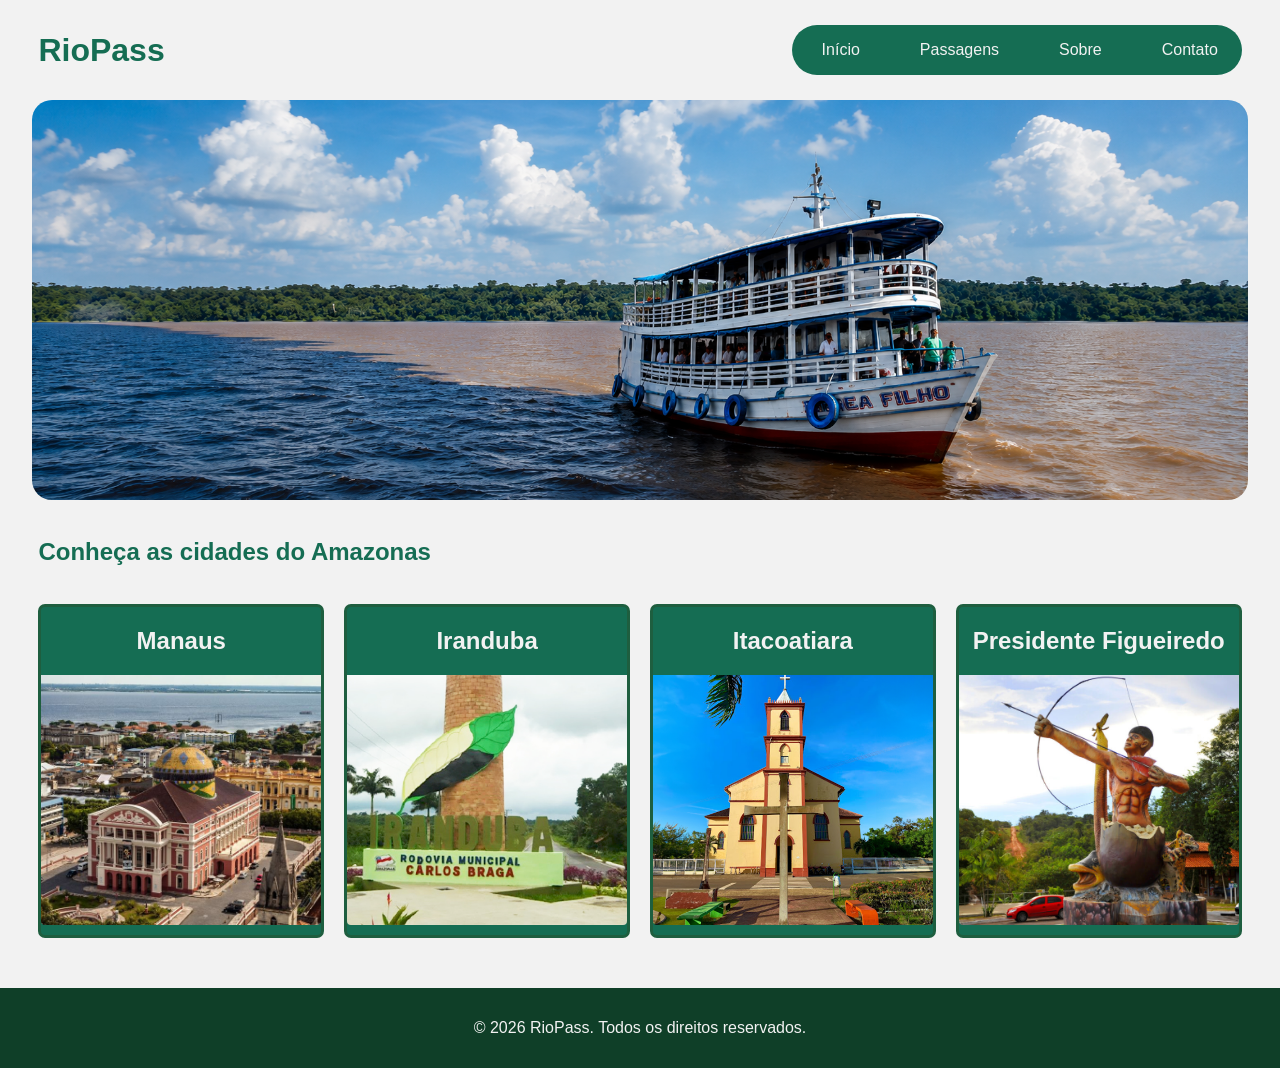
<file: page1/index.html>
<!DOCTYPE html>
<html lang="pt">
<head>
    <meta charset="UTF-8">
    <meta name="viewport" content="width=device-width, initial-scale=1.0">
    <title>RioPass - Início</title>
    <link rel="stylesheet" href="index.css">
</head>
<body>

    <header>
        <h1>RioPass</h1>

        <nav>
            <a href="../page1/index.html">Início</a>
            <a href="../page2/page2.html">Passagens</a>
            <a href="../page3/page3.html">Sobre</a>
            <a href="../page4/page4.html">Contato</a>
        </nav>
    </header>

    <main>
        <div class="banner">
        <img src="../images/boat.png" alt="barco">
    </div>

    <section>
    <div class="carrossel">
        <h1 class="subtitulo">Conheça as cidades do Amazonas</h1>

        <div class="container-cards">
            <div class="cards">
                <h1>Manaus</h1>
                <img src="../images/manaus.jpeg" alt="Manaus">
            </div>
            
            <div class="cards">
                <h1>Iranduba</h1>
                <img src="../images/iranduba.jpg" alt="Parintins">
            </div>

            <div class="cards">
                <h1>Itacoatiara</h1>
                <img src="../images/itacoatiara.jpg" alt="Parintins">
            </div>

            <div class="cards">
                <h1>Presidente Figueiredo</h1>
                <img src="../images/presidente_figueiredo.jpg" alt="Parintins">
            </div>
        </div>
    </div>
</section>

    </main>

    <footer>
        <p>&copy; 2026 RioPass. Todos os direitos reservados.</p>
    </footer>

    
</body>

</html>
</file>
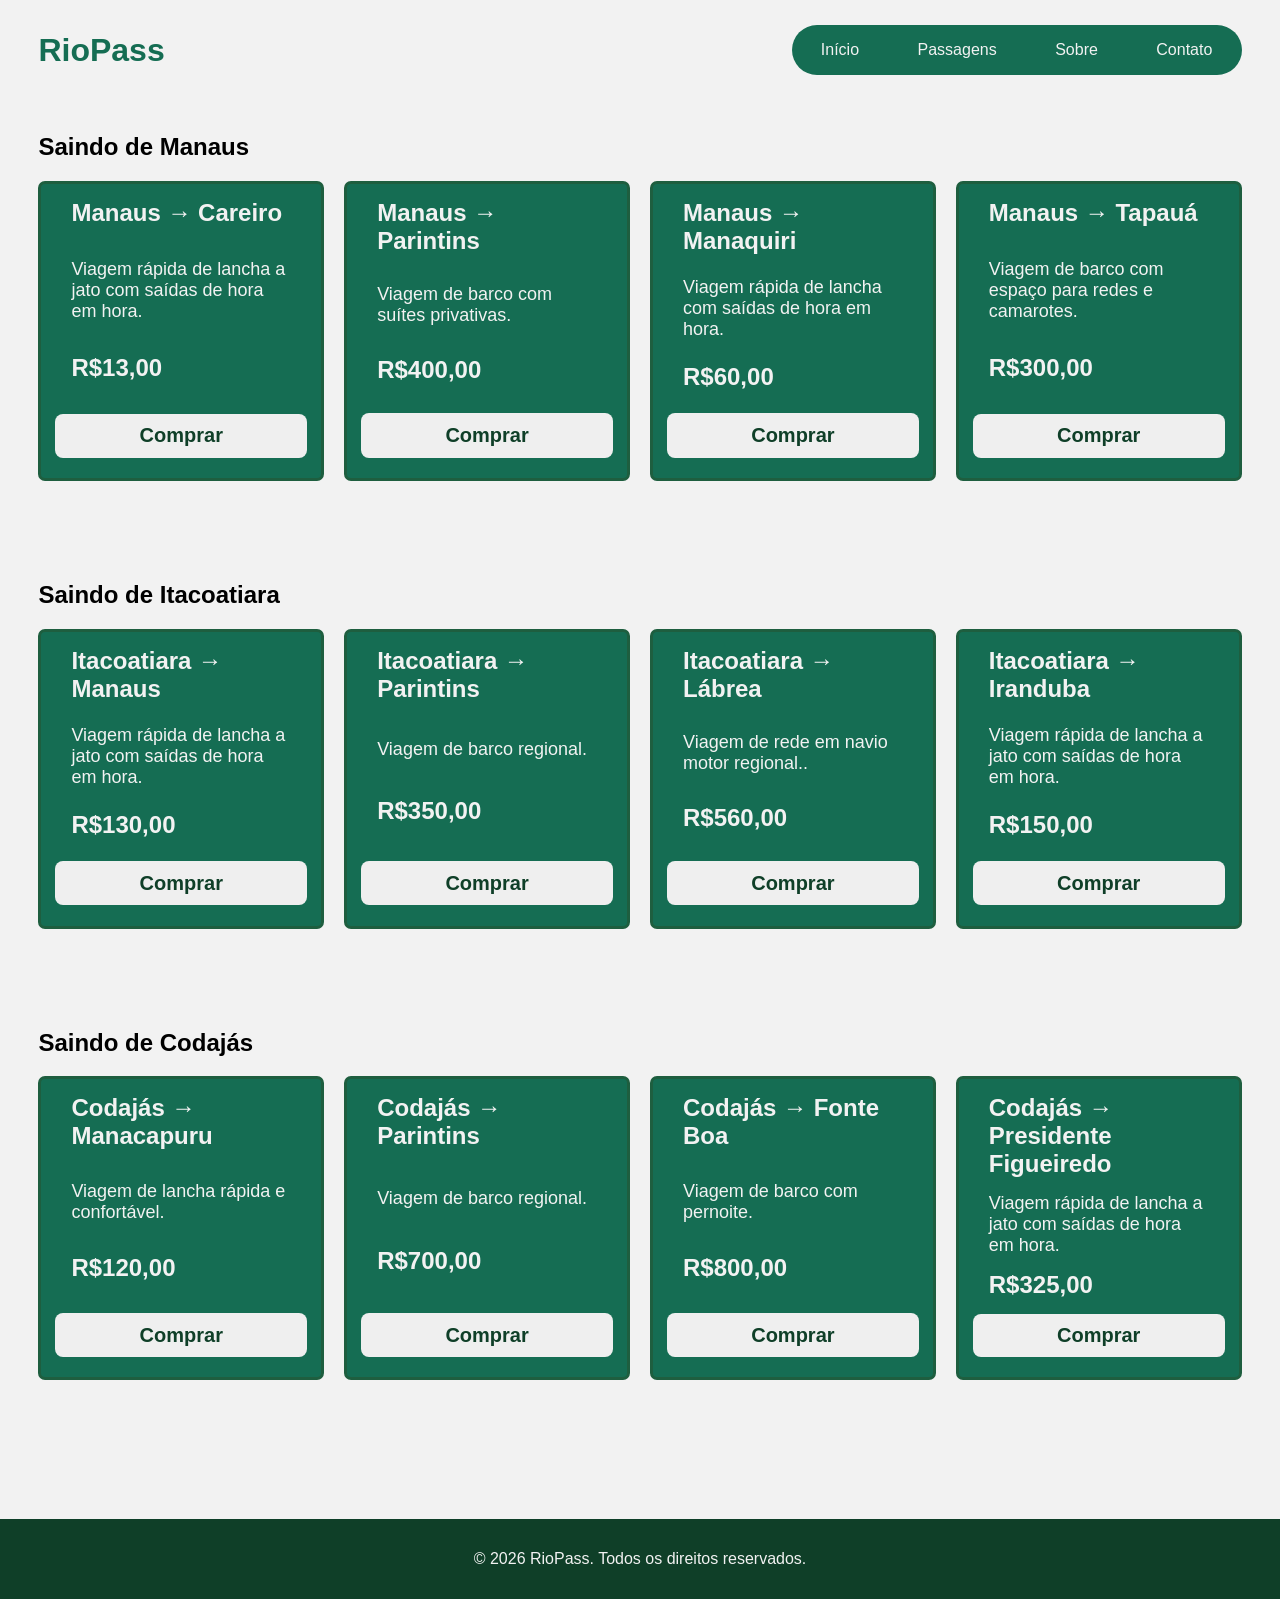
<file: page2/page2.html>
<!DOCTYPE html>
<html lang="pt">
<head>
    <meta charset="UTF-8">
    <meta name="viewport" content="width=device-width, initial-scale=1.0">
    <title>RioPass - Passagens</title>
    <link rel="stylesheet" href="page2.css">
</head>
<body>

     <header>
        <h1>RioPass</h1>

        <nav>
            <a href="../page1/index.html">Início</a>
            <a href="../page2/page2.html">Passagens</a>
            <a href="../page3/page3.html">Sobre</a>
            <a href="../page4/page4.html">Contato</a>
        </nav>
    </header>

    <main>
        <section class="cidades">
            <h2>Saindo de Manaus</h2>
            <div class="container-cards">

            <div class="cards">
            <h1>Manaus &rarr; Careiro</h1>
            <p>Viagem rápida de lancha a jato com saídas de hora em hora.</p>
            <h2>R$13,00</h2>
            <button type="button">Comprar</button>
        </div>

        <div class="cards">
            <h1>Manaus &rarr; Parintins</h1>
            <p>Viagem de barco com suítes privativas.</p>
            <h2>R$400,00</h2>
            <button type="button">Comprar</button>
        </div>

        <div class="cards">
            <h1>Manaus &rarr; Manaquiri</h1>
            <p>Viagem rápida de lancha com saídas de hora em hora.</p>
            <h2>R$60,00</h2>
            <button type="button">Comprar</button>
        </div>

        <div class="cards">
            <h1>Manaus &rarr; Tapauá</h1>
            <p>Viagem de barco com espaço para redes e camarotes.</p>
            <h2>R$300,00</h2>
            <button type="button">Comprar</button>
        </div>

        </div>
        </section>

        <section>
            <h2 class="cidades">Saindo de Itacoatiara</h2>
            <div class="container-cards">

            <div class="cards">
            <h1>Itacoatiara &rarr; Manaus</h1>
            <p>Viagem rápida de lancha a jato com saídas de hora em hora.</p>
            <h2>R$130,00</h2>
            <button type="button">Comprar</button>
        </div>

        <div class="cards">
            <h1>Itacoatiara &rarr; Parintins</h1>
            <p>Viagem de barco regional.</p>
            <h2>R$350,00</h2>
            <button type="button">Comprar</button>
        </div>

        <div class="cards">
            <h1>Itacoatiara &rarr; Lábrea</h1>
            <p>Viagem de rede em navio motor regional..</p>
            <h2>R$560,00</h2>
            <button type="button">Comprar</button>
        </div>

        <div class="cards">
            <h1>Itacoatiara &rarr; Iranduba</h1>
            <p>Viagem rápida de lancha a jato com saídas de hora em hora.</p>
            <h2>R$150,00</h2>
            <button type="button">Comprar</button>
        </div>

        </div>
        </section>

        <section>
            <h2 class="cidades">Saindo de Codajás</h2>
            <div class="container-cards">
            <div class="cards">
            <h1>Codajás &rarr; Manacapuru</h1>
            <p>Viagem de lancha rápida e confortável.</p>
            <h2>R$120,00</h2>
            <button type="button">Comprar</button>
        </div>

        <div class="cards">
            <h1>Codajás &rarr; Parintins</h1>
            <p>Viagem de barco regional.</p>
            <h2>R$700,00</h2>
            <button type="button">Comprar</button>
        </div>

        <div class="cards">
            <h1>Codajás &rarr; Fonte Boa</h1>
            <p>Viagem de barco com pernoite.</p>
            <h2>R$800,00</h2>
            <button type="button">Comprar</button>
        </div>

        <div class="cards">
            <h1>Codajás &rarr; Presidente Figueiredo</h1>
            <p>Viagem rápida de lancha a jato com saídas de hora em hora.</p>
            <h2>R$325,00</h2>
            <button type="button">Comprar</button>
        </div>

        </div>
        </section>
        
    </main>

    <footer>
        <p>&copy; 2026 RioPass. Todos os direitos reservados.</p>
    </footer>

    
</body>
</html>
</file>
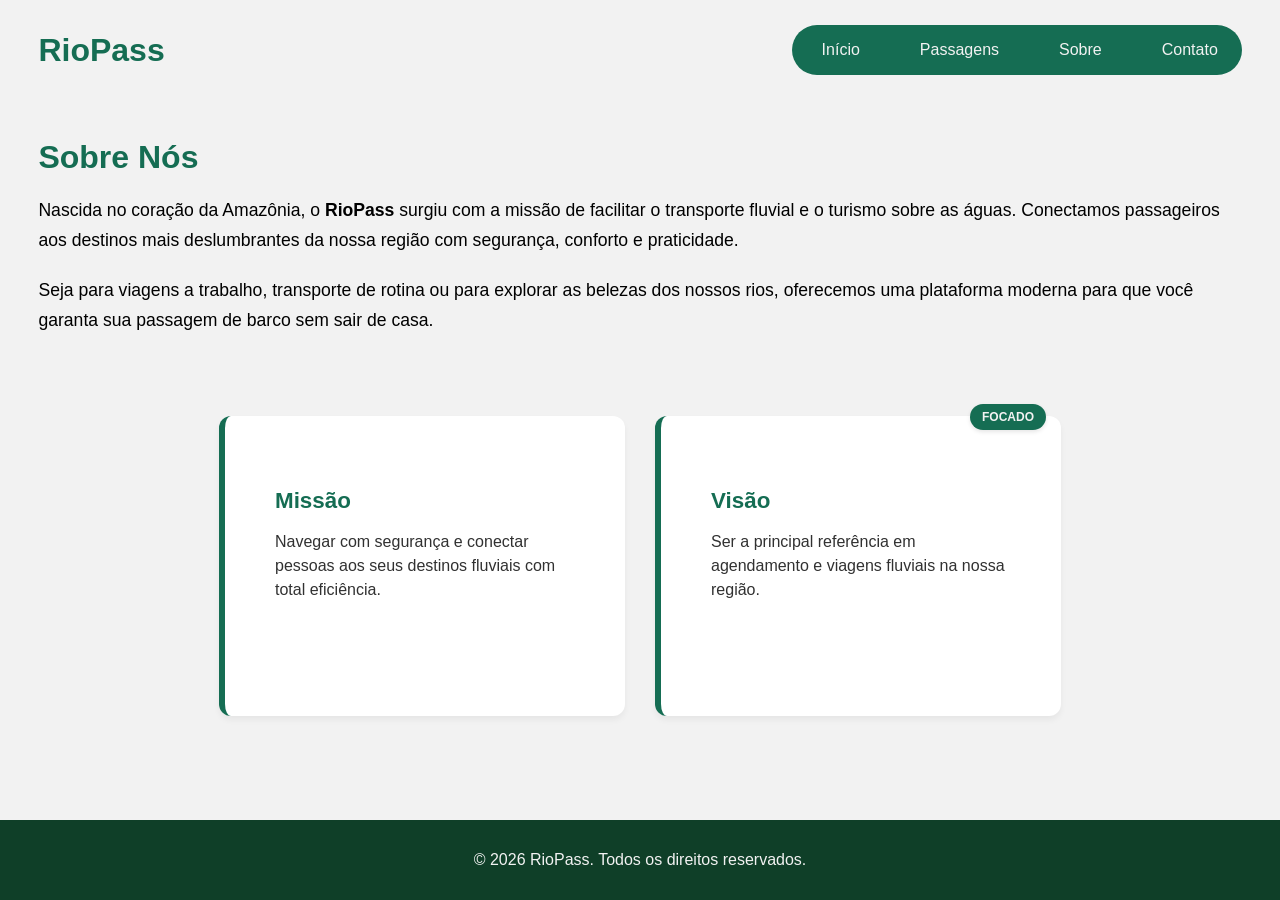
<file: page3/page3.html>
<!DOCTYPE html>
<html lang="pt">
<head>
    <meta charset="UTF-8">
    <meta name="viewport" content="width=device-width, initial-scale=1.0">
    <title>RioPass - Sobre</title>
    <link rel="stylesheet" href="page3.css">
</head>
<body>

    <header>
        <h1>RioPass</h1>
        <nav>
            <a href="../page1/index.html">Início</a>
            <a href="../page2/page2.html">Passagens</a>
            <a href="page3.html">Sobre</a>
            <a href="../page4/page4.html">Contato</a>
        </nav>
    </header>

    <main>
        
        <section class="historia">
            <h2>Sobre Nós</h2>
            <p>
                Nascida no coração da Amazônia, o <strong>RioPass</strong>
                surgiu com a missão de facilitar o transporte fluvial e o
                turismo sobre as águas. Conectamos passageiros aos destinos
                mais deslumbrantes da nossa região com segurança, conforto e 
                praticidade.
            </p>
            <p>
                Seja para viagens a trabalho, transporte de rotina ou para
                explorar as belezas dos nossos rios, oferecemos uma plataforma
                moderna para que você garanta sua passagem de barco sem sair de 
                casa.
            </p>
        </section>

        <section class="pilares">
            
            <article class="card-pilar">
                <h3>Missão</h3>
                <p>Navegar com segurança e conectar pessoas aos seus destinos fluviais com total eficiência.</p>
            </article>

            <article class="card-pilar pilar-destaque">
                <span class="selo-sobre">FOCADO</span>
                <h3>Visão</h3>
                <p>Ser a principal referência em agendamento e viagens fluviais na nossa região.</p>
            </article>

        </section>

    </main>

    <footer>
        <p>&copy; 2026 RioPass. Todos os direitos reservados.</p>
    </footer>

</body>
</html>
</file>
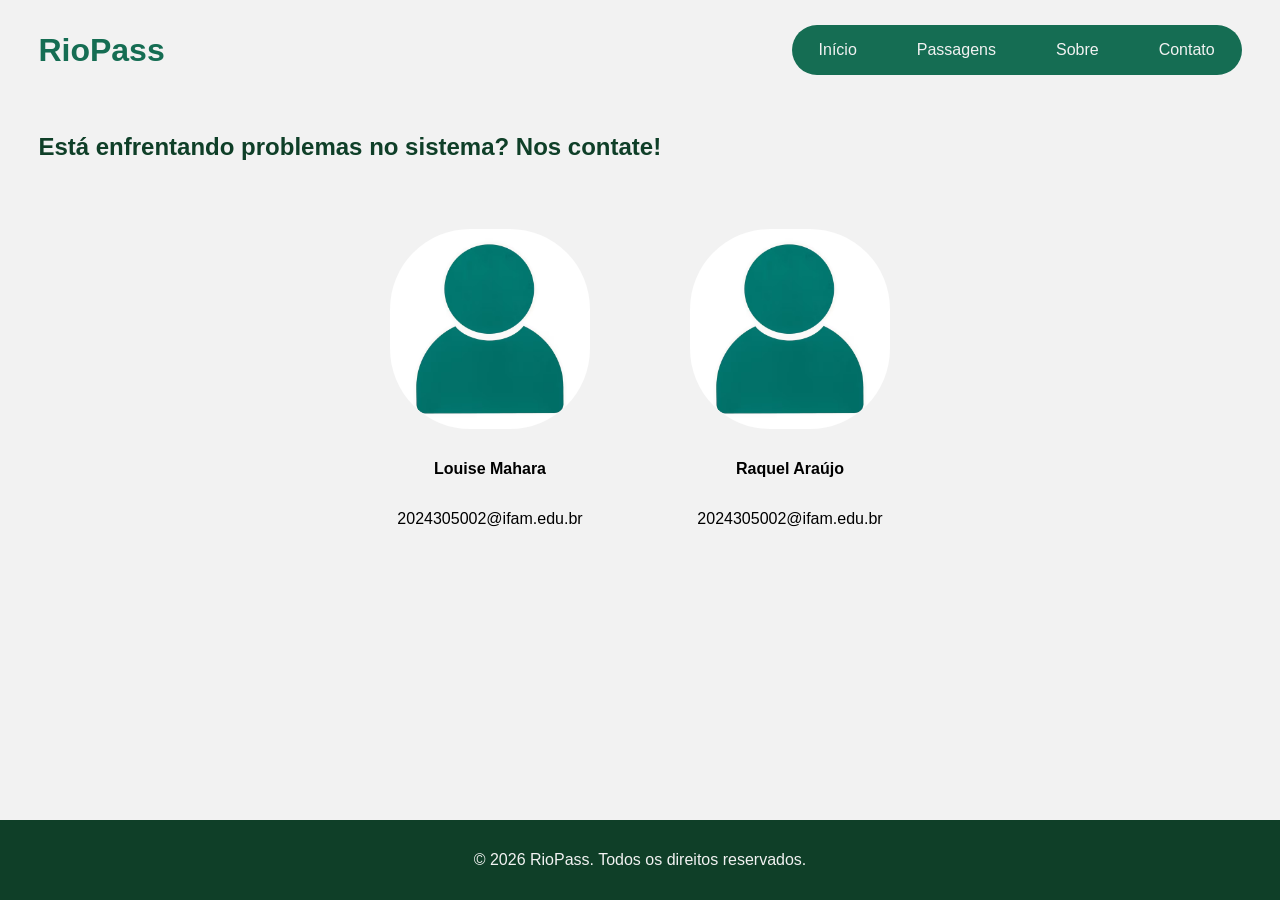
<file: page4/page4.html>
<!DOCTYPE html>
<html lang="en">
<head>
    <meta charset="UTF-8">
    <meta name="viewport" content="width=device-width, initial-scale=1.0">
    <title>RioPass - Contato</title>
    <link rel="stylesheet" href="page4.css">
</head>
<body>
    <header>
        <h1>RioPass</h1>

        <nav>
            <a href="../page1/index.html">Início</a>
            <a href="../page2/page2.html">Passagens</a>
            <a href="../page3/page3.html">Sobre</a>
            <a href="../page4/page4.html">Contato</a>
        </nav>
    </header>

    <main>
        <section class="ajuda">
            <h2>Está enfrentando problemas no sistema? Nos contate!</h2>

            <div class="user">
            <div class="perfil">
                <img src="../images/green user.avif" alt="user">
                <p><strong>Louise Mahara</strong></p>
                <p>2024305002@ifam.edu.br</p>
            </div>

            <div class="perfil">
                <img src="../images/green user.avif" alt="user">
                <p><strong>Raquel Araújo</strong></p>
                <p>2024305002@ifam.edu.br</p>
            </div>
        </div>
        </section>

    </main>

    <footer>
        <p>&copy; 2026 RioPass. Todos os direitos reservados.</p>
    </footer>

</body>
</html>
</file>
<file: page1/index.css>
body {
    background-color: #F2F2F2;
    font-family: Arial, sans-serif;
    margin: 0;
    display: flex;
    flex-direction: column;
    min-height: 100vh;
}

header{
    color: #156D53;
    height: 100px;
    text-align: left;
    display: flex;
    align-items: center;
    justify-content: space-between;
    padding-left: 3%;
    padding-right: 3%;
}

nav a{
   text-decoration: none; 
   padding: 10px 30px;
   color: #F2F2F2;
   text-align: center;
   
}

nav a:hover {
    opacity: 0.5;
}

nav{
    display: flex;
    justify-content: space-around;
    align-items: center;
    width: 450px;
    height: 50px;
    background-color: #156D53;
    border-radius: 30px;
}

main{
    flex: 1;
}


.banner {
width: 95%;
height: 400px;
overflow: hidden;
border-radius: 20px;
margin: auto;

}

.banner img{
    width: 100%;
    height: 100%;
    object-fit: cover;
    border-radius: 10px;
}

img{
    border-radius: 10px;
    margin-bottom: 10px;
}

.subtitulo{
    color: #156D53;
    margin-left: 3%;
    margin-top: 3%;
    margin-bottom: 3px;
}

.cards img{
    width: 100%;
    height: 250px;
    object-fit: cover;
    border-radius: 0 0 4px 4px;
}

footer{
    background-color: #0f3f28;
    color:#F2F2F2;
    text-align: center;
    padding: 15px 0;
    width: 100%;
    margin-top: 50px;
}

aside {
    background-color: #ffffff;
    padding: 20px;
    margin: 30px 0.5%;
    border-radius: 10px;
    border-left: 5px solid #156D53;
}

aside h3 {
    color: #156D53;
    margin-top: 0;
}

aside p {
    color: #333333;
    margin-bottom: 0;
}

.container-cards {
    display: flex;
    flex-direction: row;
    gap: 20px;
    margin-left: 3%;
    margin-right: 3%;
    overflow-x: auto;
}

.cards {
    background-color: #156D53;
    border-radius: 7px;
    border: 3px solid #1E5E3F;
    width: calc(25% - 15px);
    min-width: 200px;
    min-height: 100px;
    text-align: center;
    color: #F2F2F2;
    display: flex;
    justify-content: space-between;
    flex-direction: column;
    box-sizing: border-box;
    margin-top: 35px;
    margin-left: 0; 
}
</file>
<file: page2/page2.css>
body {
    background-color: #F2F2F2;
    font-family: Arial, sans-serif;
    margin: 0;
    display: flex;
    flex-direction: column;
    min-height: 100vh;
}

header {
    color: #156D53;
    height: 100px;
    display: flex;
    align-items: center;
    justify-content: space-between;
    padding-left: 3%;
    padding-right: 3%;
}

nav {
    display: flex;
    justify-content: space-around;
    align-items: center;
    width: 450px;
    height: 50px;
    background-color: #156D53;
    border-radius: 30px;
}

nav a {
    text-decoration: none; 
    padding: 10px 15px;
    color: #F2F2F2;
}

nav a:hover {
    opacity: 0.5;
}

main{
    text-align: center;
    padding: 1% 3% 3% 3%;
}

.cards{
    background-color: #156D53;
    border-radius: 7px;
    border: 3px solid #1E5E3F;
    width: calc(25% - 15px);
    min-width: 200px;
    min-height: 300px;
    text-align: left;
    color: #F2F2F2;
    display: flex;
    justify-content: space-between;
    flex-direction: column;
    box-sizing: border-box;
}

.cards > p{
    margin: 0;
    font-size: large;
    padding: 0px 30px 0px 30px;
}

.cards > h1{
    margin: 0;
    padding: 15px 30px;
}

.cards > h2{
    margin: 0;
    padding: 15px 30px;

}

button{
    padding: 10px;
    border: #F2F2F2;
    border-radius: 8px;
    margin-bottom: 20px;
    align-self: center;
    width: 90%;
    height: 15%;
    font-size: 20px;
    font-weight: bold;
    color: #0f3f28;
}

button:hover{
    background-color: #a5d4bd;
    transform: scale(1.05);
}

.cidades{
    text-align: left;
}

.container-cards{
    display: flex;
    justify-content: flex-start;
    flex-wrap: wrap;
    gap: 20px;
}

section{
    margin-bottom: 100px;
}

footer{
    background-color: #0f3f28;
    color:#F2F2F2;
    text-align: center;
    padding: 15px 0;
    width: 100%;
}
</file>
<file: page3/page3.css>
body {
    background-color: #F2F2F2;
    font-family: Arial, sans-serif;
    margin: 0;
    display: flex;
    flex-direction: column;
    min-height: 100vh;
}

header {
    color: #156D53;
    height: 100px;
    font-family: Arial, sans-serif;
    display: flex;
    align-items: center;
    justify-content: space-between;
    padding-left: 3%;
    padding-right: 3%;
}

nav a{
   text-decoration: none; 
   padding: 10px 30px;
   color: #F2F2F2;
   text-align: center;
   
}

nav{
    display: flex;
    justify-content: space-around;
    align-items: center;
    width: 450px;
    height: 50px;
    background-color: #156D53;
    border-radius: 30px;
}

nav a:hover {
    opacity: 0.8;
}


main {
    flex: 1;
    padding: 1% 3% 3% 3%;
}

.historia h2 {
    color: #156D53;
    margin-bottom: 20px;
    font-size: 2rem;
}

.historia p {
    line-height: 1.7;
    margin-bottom: 20px;
    font-size: 1.1rem;
}

.pilares {
    margin-top: 80px;
    display: flex;
    justify-content: center;
    gap: 30px;
}

.card-pilar {
    background-color: #ffffff;
    padding: 50px;
    border-radius: 12px;
    box-shadow: 0 4px 6px rgba(0, 0, 0, 0.05);
    border-left: 6px solid #156D53;
    position: relative; 
    width: 300px;
    height: 200px;
}

.card-pilar h3 {
    color: #156D53;
    margin-bottom: 15px;
    font-size: 1.4rem;
}

.card-pilar p {
    line-height: 1.5;
    color: #313131;
}

.pilar-destaque .selo-sobre {
    position: absolute;
    top: -12px;
    right: 15px;
    background-color: #156D53;
    color: #F2F2F2;
    font-size: 0.75rem;
    font-weight: bold;
    padding: 6px 12px;
    border-radius: 20px;
    box-shadow: 0 2px 4px rgba(0,0,0,0.1);
}

footer{
    background-color: #0f3f28;
    color:#F2F2F2;
    text-align: center;
    padding: 15px 0;
    width: 100%;
}
</file>
<file: page4/page4.css>
body {
    background-color: #F2F2F2;
    font-family: Arial, sans-serif;
    margin: 0;
    display: flex;
    flex-direction: column;
    min-height: 100vh;
}

header{
    color: #156D53;
    height: 100px;
    text-align: left;
    display: flex;
    align-items: center;
    justify-content: space-between;
    padding-left: 3%;
    padding-right: 3%;
}

a{
   text-decoration: none; 
   padding: 30px;
   color: #F2F2F2;
   text-align: center;
   
}

nav{
    display: flex;
    justify-content: center;
    align-items: center;
    width: 450px;
    height: 50px;
    background-color: #156D53;
    border-radius: 30px;
}

nav a:hover {
    opacity: 0.5;
}

main{
    flex: 1;

}

main h2{
    color: #0f3f28;
    padding: 1% 3% 3% 3%;
}

img{
    width: 200px;
    height: 200px;
    object-fit: cover;
    border-radius: 80px;
    margin-bottom: 15px;

    
}

footer{
    background-color: #0f3f28;
    color:#F2F2F2;
    text-align: center;
    padding: 15px 0;
    width: 100%;
}

.user{
    display: flex;
    justify-content: center;
    gap: 100px;
    text-align: center;
    margin-top: 30px;
}

.nomes{
    display: flex;
    justify-content: center;
    margin-left: 0;
    margin-right: 0px;
    gap: 200px;

}

.perfil{
    display: flex;
    flex-direction: column;
    align-items: center;
}
</file>
